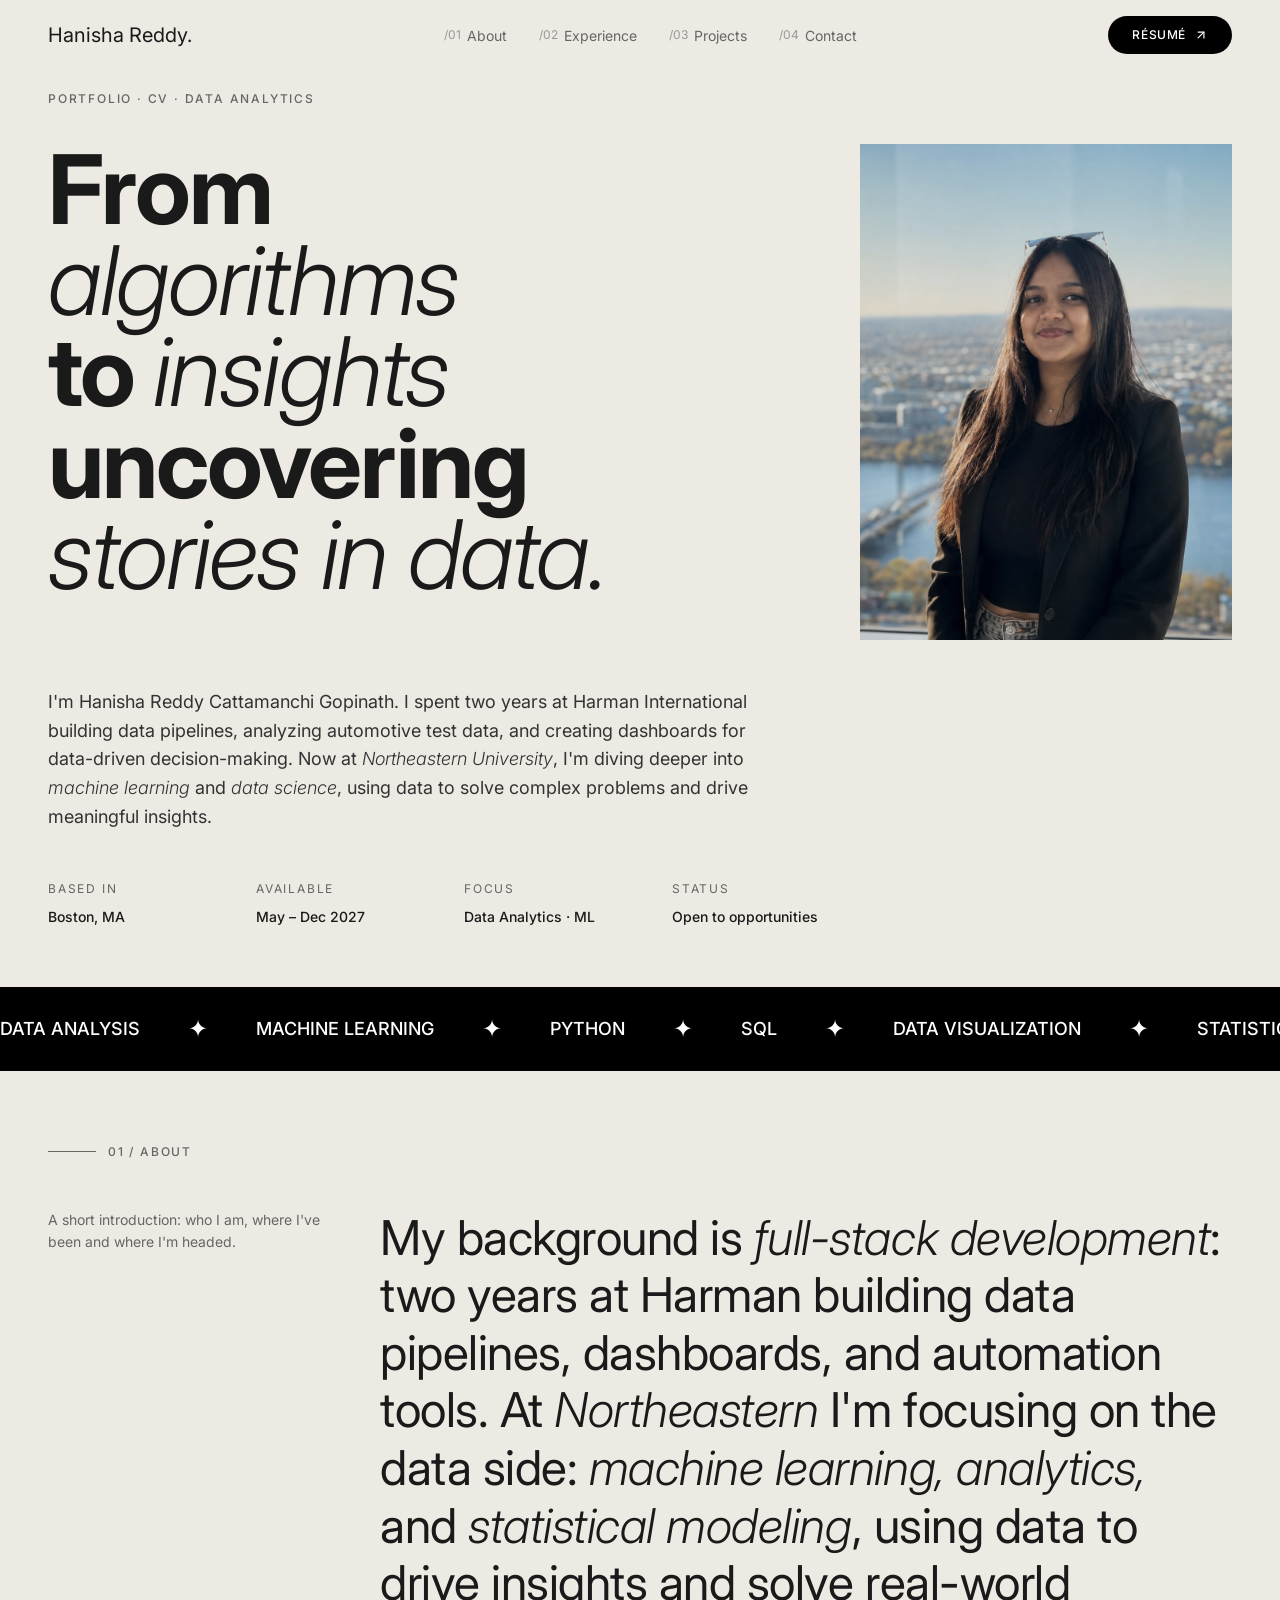
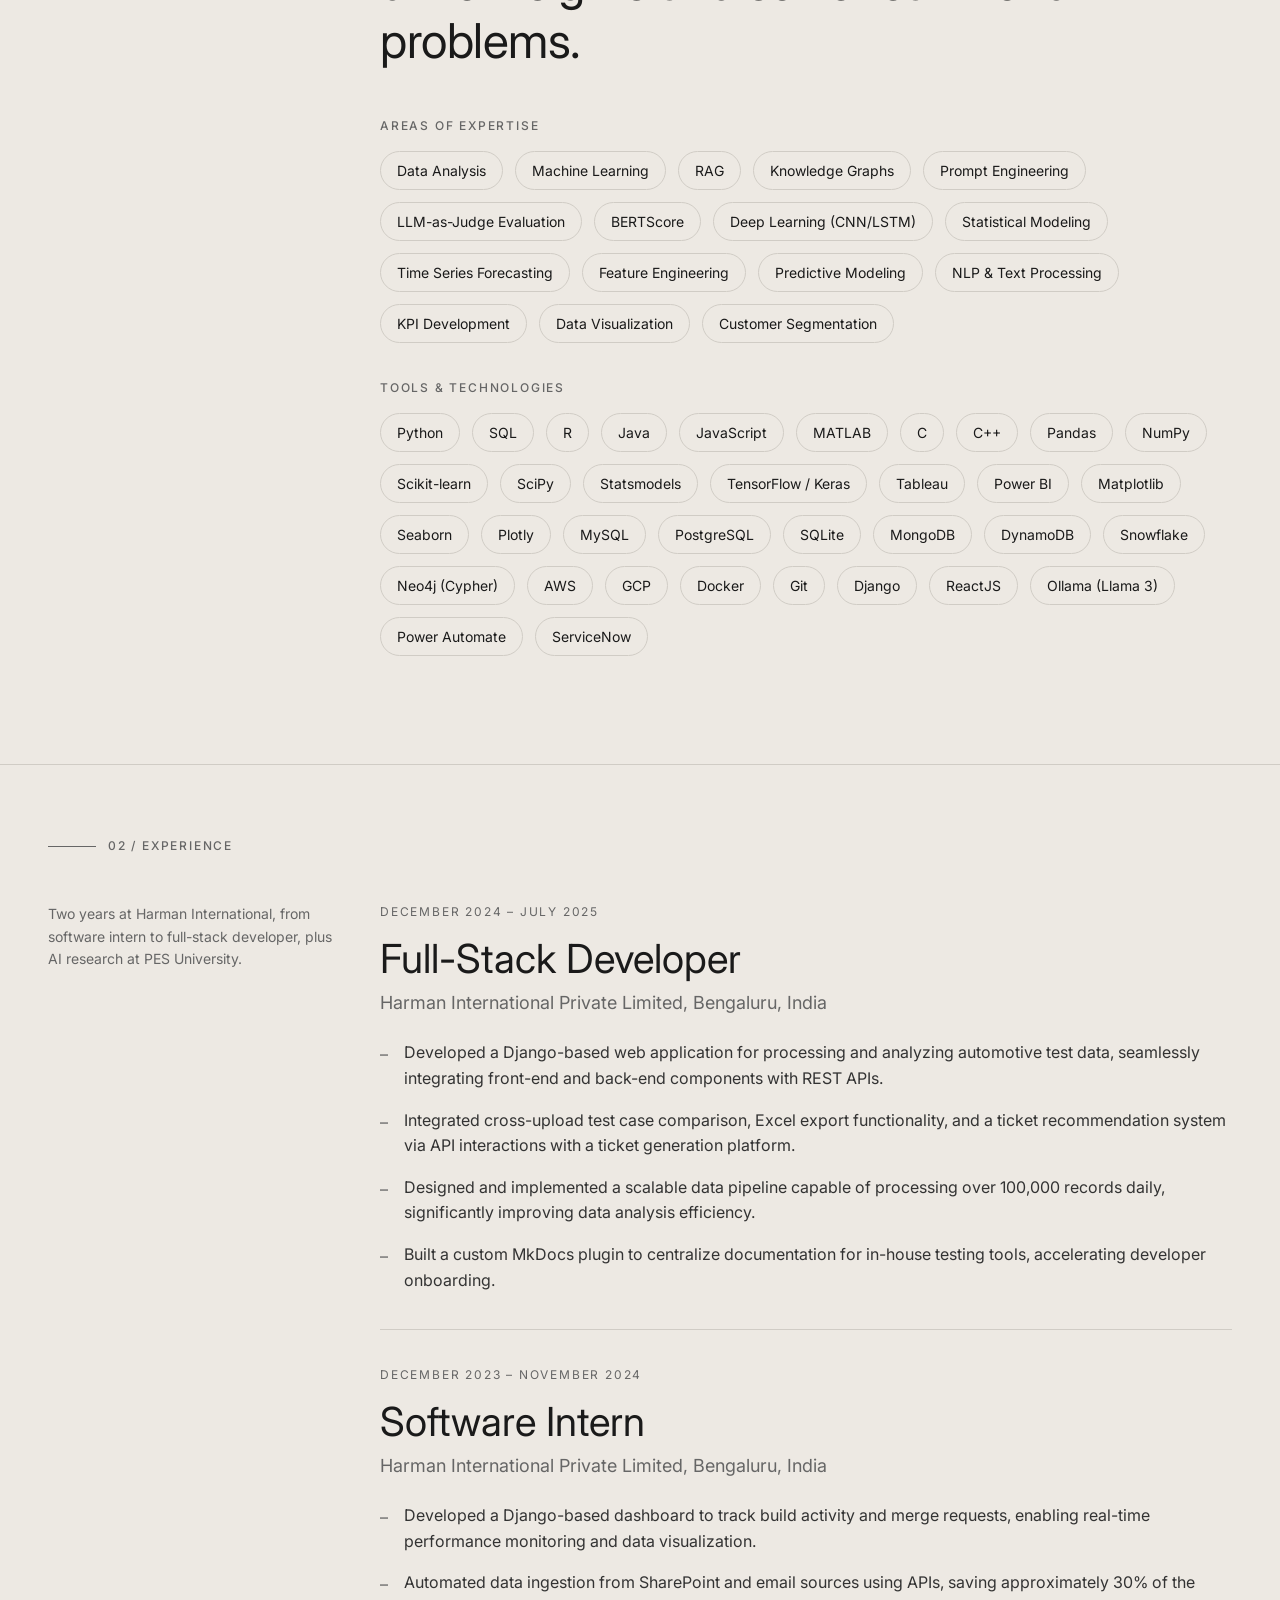
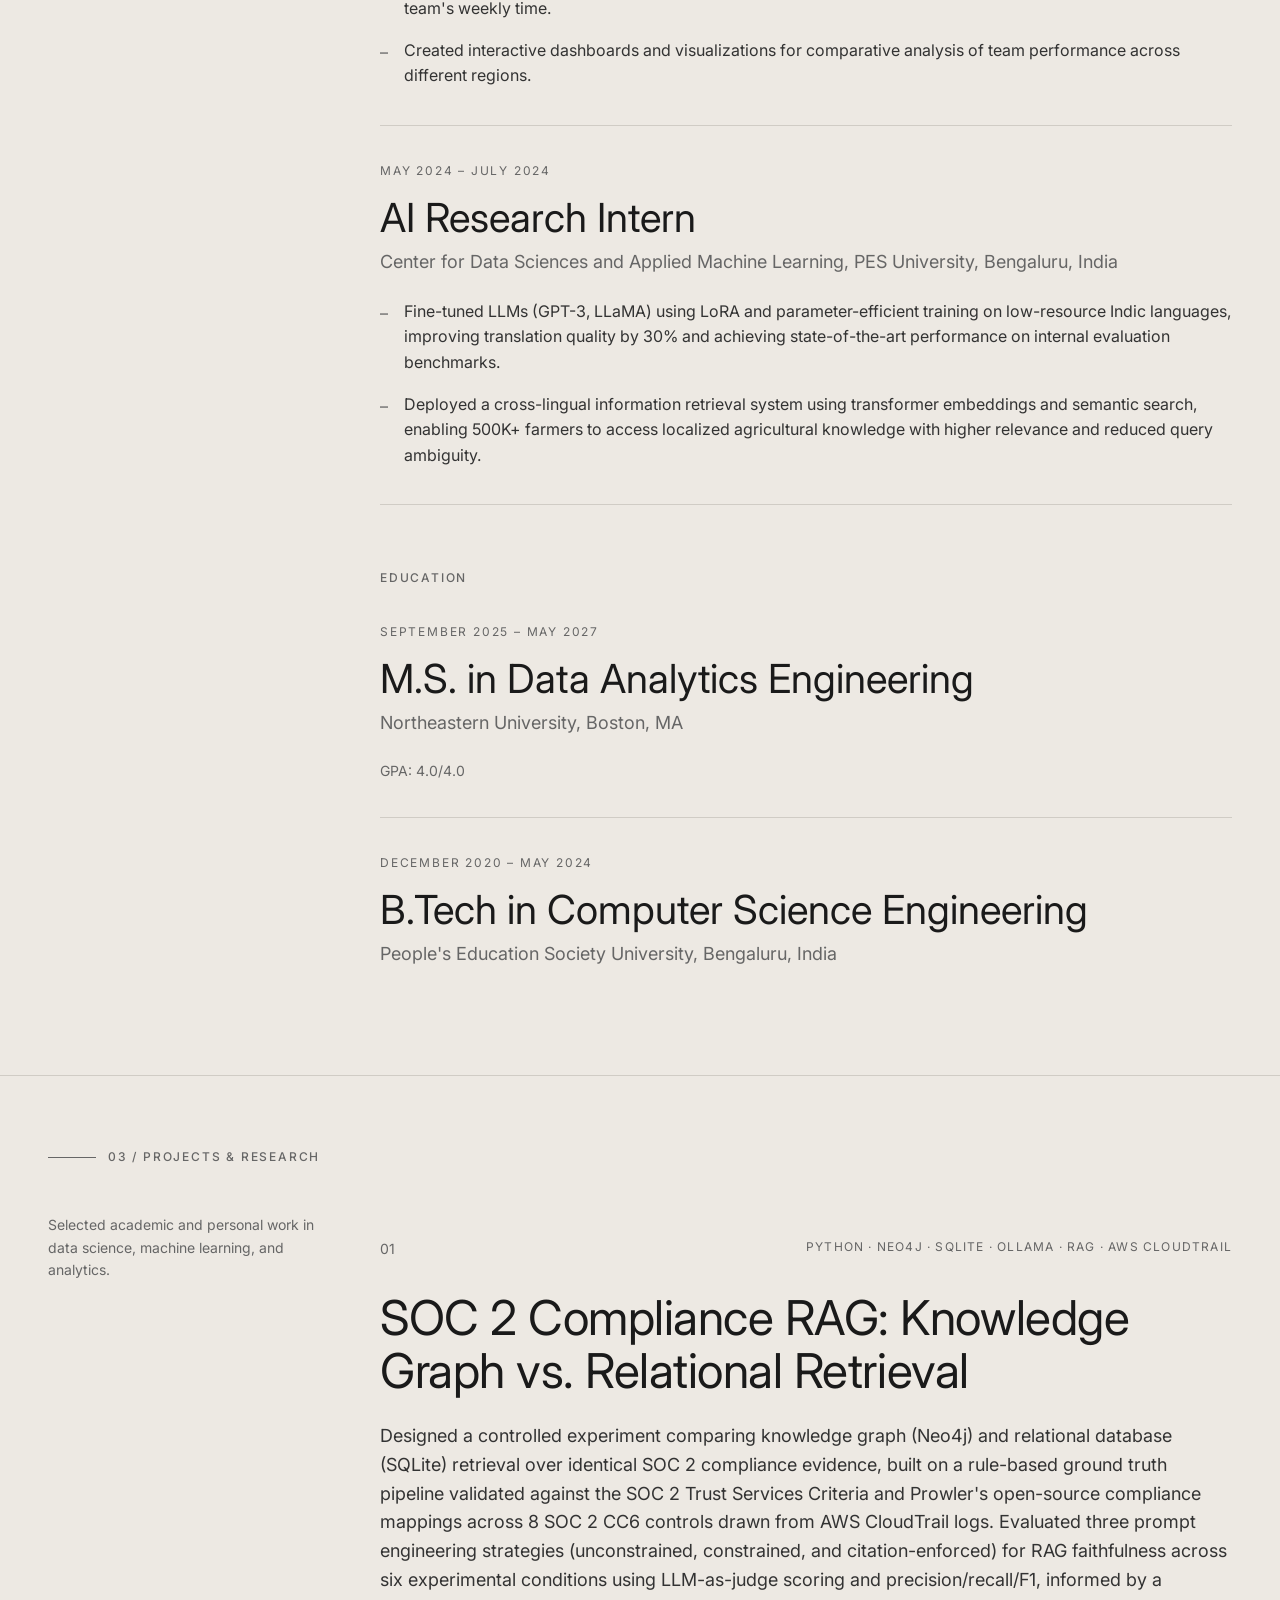
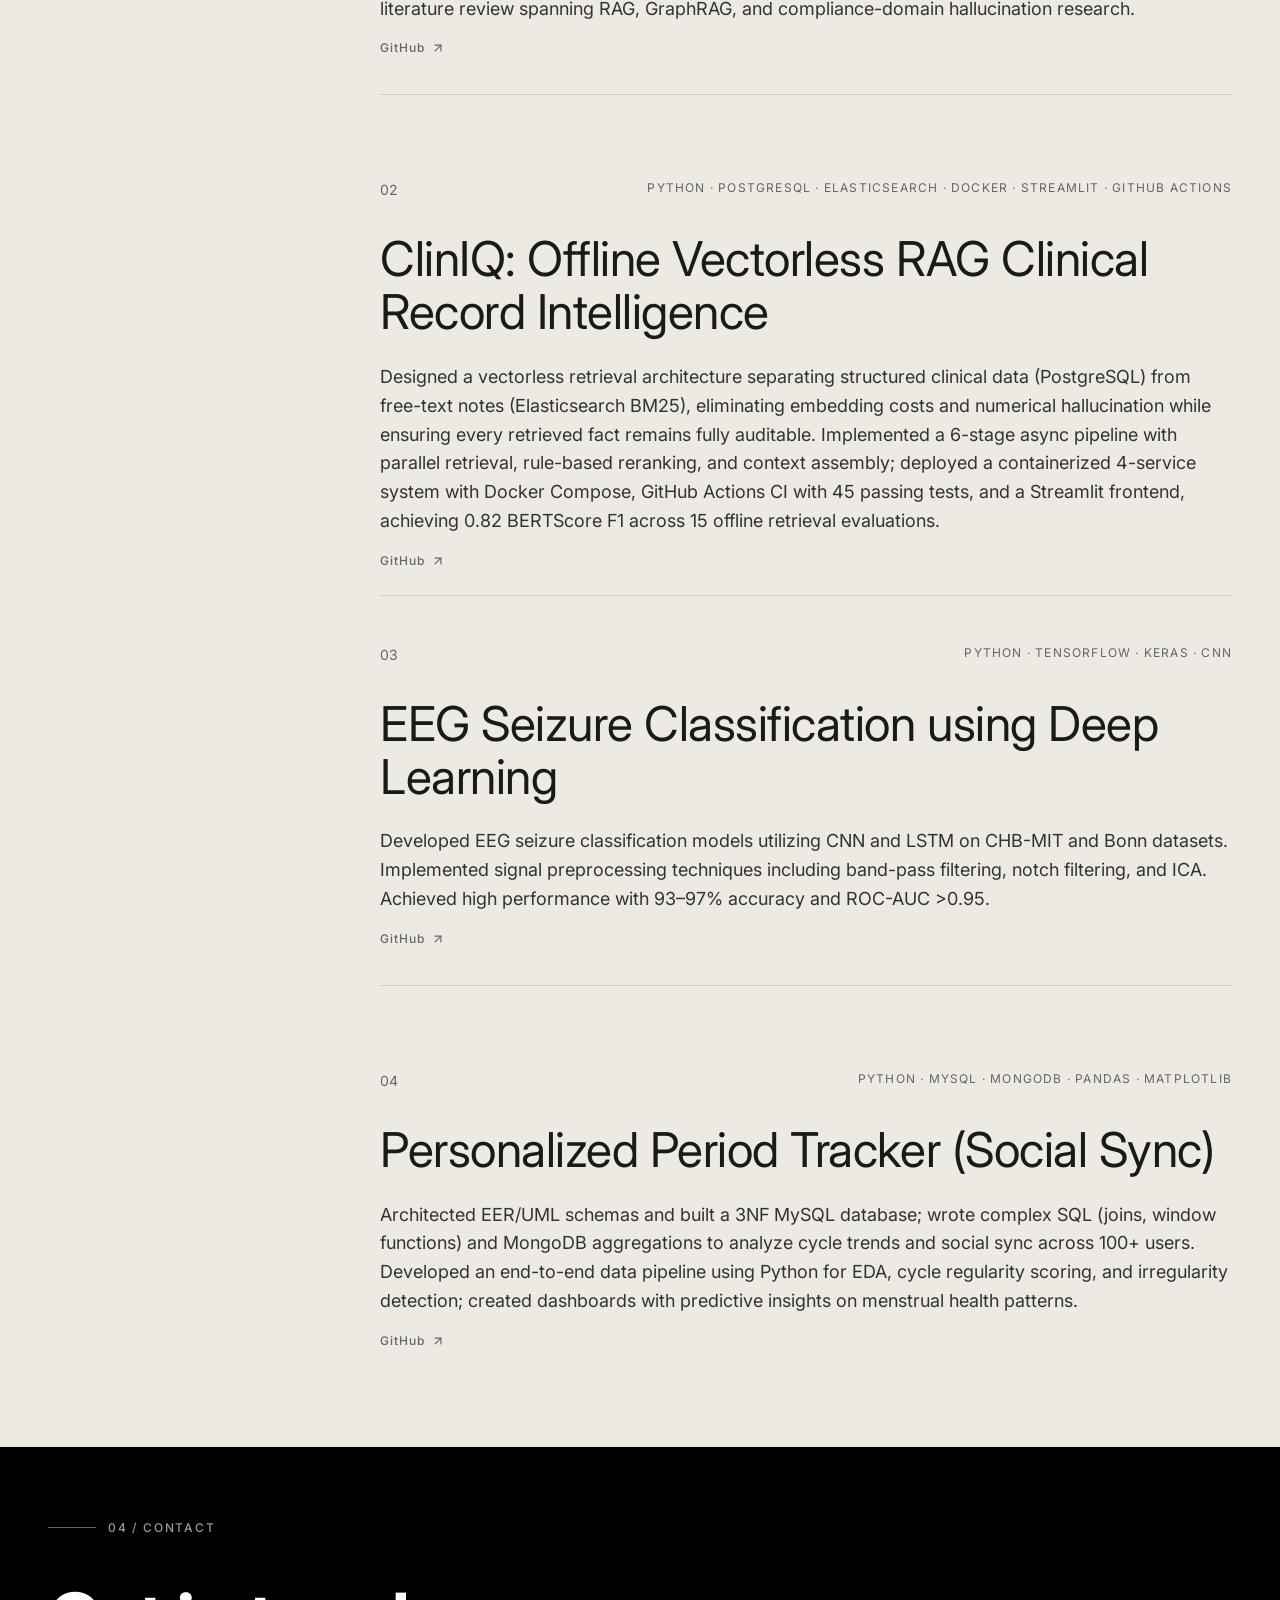
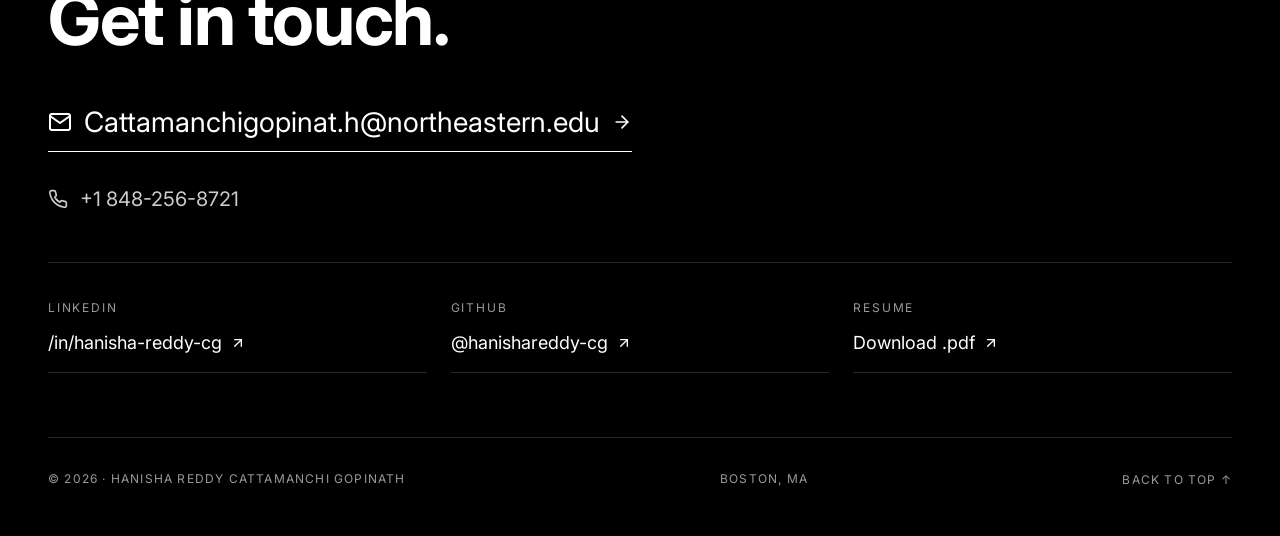
<file: index.html>
<!DOCTYPE html>
<html lang="en">
<head>
    <meta charset="UTF-8">
    <meta name="viewport" content="width=device-width, initial-scale=1.0">
    <title>Hanisha Reddy - Data Analyst Portfolio</title>
    <meta name="description" content="Portfolio of Hanisha Reddy Cattamanchi Gopinath - Data Analyst specializing in machine learning, data science, and analytics.">
    <link rel="preconnect" href="https://fonts.googleapis.com">
    <link rel="preconnect" href="https://fonts.gstatic.com" crossorigin>
    <link href="https://fonts.googleapis.com/css2?family=Inter:wght@300;400;500;600;700&display=swap" rel="stylesheet">
    <style>
/* ========================================
   RESET & BASE STYLES
   ======================================== */
* {
    margin: 0;
    padding: 0;
    box-sizing: border-box;
}

html {
    scroll-behavior: smooth;
    font-size: 16px;
}

body {
    font-family: 'Inter', -apple-system, BlinkMacSystemFont, sans-serif;
    background-color: #EDE9E3;
    color: #1A1A1A;
    line-height: 1.5;
    -webkit-font-smoothing: antialiased;
    -moz-osx-font-smoothing: grayscale;
    overflow-x: hidden;
}

img {
    max-width: 100%;
    height: auto;
    display: block;
}

a {
    color: inherit;
    text-decoration: none;
}

ul {
    list-style: none;
}

/* ========================================
   LAYOUT
   ======================================== */
.container {
    max-width: 1400px;
    margin: 0 auto;
    padding: 0 24px;
}

@media (min-width: 1024px) {
    .container {
        padding: 0 48px;
    }
}

/* ========================================
   TYPOGRAPHY
   ======================================== */
.italic {
    font-style: italic;
    font-weight: 300;
}

/* ========================================
   SCROLL REVEAL
   ======================================== */
.reveal {
    opacity: 0;
    transform: translateY(28px);
    transition: opacity 0.7s cubic-bezier(0.22, 1, 0.36, 1),
                transform 0.7s cubic-bezier(0.22, 1, 0.36, 1);
}

.reveal.visible {
    opacity: 1;
    transform: translateY(0);
}

/* ========================================
   HERO LOAD ANIMATION
   ======================================== */
.hero-load {
    opacity: 0;
    transform: translateY(16px);
    animation: heroFadeUp 0.9s cubic-bezier(0.22, 1, 0.36, 1) forwards;
}

.hero-load-delay-1 { animation-delay: 0.1s; }
.hero-load-delay-2 { animation-delay: 0.25s; }
.hero-load-delay-3 { animation-delay: 0.4s; }
.hero-load-delay-4 { animation-delay: 0.55s; }

@keyframes heroFadeUp {
    to {
        opacity: 1;
        transform: translateY(0);
    }
}

/* ========================================
   HEADER & NAVIGATION
   ======================================== */
.header {
    position: fixed;
    top: 0;
    left: 0;
    right: 0;
    z-index: 100;
    background-color: #EDE9E3;
    transition: all 0.3s ease;
    padding: 16px 0;
}

.header.scrolled {
    background-color: rgba(237, 233, 227, 0.95);
    backdrop-filter: blur(10px);
    -webkit-backdrop-filter: blur(10px);
    border-bottom: 1px solid #D0CCC5;
    box-shadow: 0 1px 3px rgba(0, 0, 0, 0.05);
}

.header-container {
    display: flex;
    align-items: center;
    justify-content: space-between;
    gap: 24px;
}

.logo {
    font-size: 1.25rem;
    font-weight: 400;
    color: #1A1A1A;
    transition: opacity 0.2s ease;
}

.logo:hover {
    opacity: 0.7;
}

.nav {
    display: none;
    align-items: center;
    gap: 32px;
}

@media (min-width: 768px) {
    .nav {
        display: flex;
    }
}

.nav-link {
    font-size: 0.875rem;
    color: #666;
    transition: color 0.25s cubic-bezier(0.22, 1, 0.36, 1);
    display: flex;
    align-items: center;
    gap: 6px;
    position: relative;
}

.nav-link::after {
    content: '';
    position: absolute;
    bottom: -2px;
    left: 0;
    width: 0;
    height: 1px;
    background-color: #1A1A1A;
    transition: width 0.3s cubic-bezier(0.22, 1, 0.36, 1);
}

.nav-link:hover {
    color: #1A1A1A;
}

.nav-link:hover::after {
    width: 100%;
}

.nav-num {
    font-size: 0.75rem;
    color: #999;
}

.resume-btn {
    display: none;
    background-color: #000;
    color: #fff;
    padding: 10px 24px;
    border-radius: 999px;
    font-size: 0.75rem;
    font-weight: 500;
    letter-spacing: 0.05em;
    transition: opacity 0.25s cubic-bezier(0.22, 1, 0.36, 1),
                transform 0.25s cubic-bezier(0.22, 1, 0.36, 1);
    align-items: center;
    gap: 8px;
}

@media (min-width: 768px) {
    .resume-btn {
        display: inline-flex;
    }
}

.resume-btn:hover {
    opacity: 0.8;
    transform: translateY(-1px);
}

/* Mobile Menu */
.mobile-menu-btn {
    display: flex;
    flex-direction: column;
    justify-content: space-around;
    width: 30px;
    height: 30px;
    background: transparent;
    border: none;
    cursor: pointer;
    padding: 0;
    z-index: 101;
}

@media (min-width: 768px) {
    .mobile-menu-btn {
        display: none;
    }
}

.mobile-menu-btn span {
    width: 100%;
    height: 2px;
    background-color: #1A1A1A;
    transition: all 0.3s ease;
}

.mobile-menu-btn.active span:nth-child(1) {
    transform: rotate(45deg) translate(7px, 7px);
}

.mobile-menu-btn.active span:nth-child(2) {
    opacity: 0;
}

.mobile-menu-btn.active span:nth-child(3) {
    transform: rotate(-45deg) translate(7px, -7px);
}

.mobile-nav {
    display: none;
    flex-direction: column;
    gap: 16px;
    padding: 24px;
    background-color: #EDE9E3;
    border-top: 1px solid #D0CCC5;
}

.mobile-nav.active {
    display: flex;
}

@media (min-width: 768px) {
    .mobile-nav {
        display: none !important;
    }
}

/* ========================================
   HERO SECTION
   ======================================== */
.hero {
    min-height: 100vh;
    display: flex;
    align-items: center;
    padding: 90px 0 60px;
}

.tagline {
    font-size: 0.75rem;
    font-weight: 500;
    letter-spacing: 0.15em;
    color: #666;
    margin-bottom: 36px;
    text-transform: uppercase;
}

.hero-grid {
    display: grid;
    grid-template-columns: 1fr;
    gap: 36px;
    align-items: start;
    margin-bottom: 48px;
}

@media (min-width: 1024px) {
    .hero-grid {
        grid-template-columns: 1.2fr 1fr;
        gap: 48px;
    }
}

.hero-title {
    font-size: clamp(2.5rem, 8vw, 6rem);
    font-weight: 700;
    line-height: 0.95;
    letter-spacing: -0.02em;
    color: #1A1A1A;
}

.image-frame {
    padding: 0;
    background-color: transparent;
    max-width: 72%;
    margin-left: auto;
}

.image-frame img {
    width: 100%;
    aspect-ratio: 3/4;
    object-fit: cover;
    filter: brightness(0.88) saturate(0.85);
}

.image-caption {
    font-size: 0.75rem;
    color: #666;
    margin-top: 12px;
    letter-spacing: 0.1em;
}

.hero-bio {
    max-width: 720px;
    margin-bottom: 48px;
}

.hero-bio p {
    font-size: 1.125rem;
    line-height: 1.6;
    color: #333;
}

.info-grid {
    display: grid;
    grid-template-columns: repeat(2, 1fr);
    gap: 32px;
    max-width: 800px;
}

@media (min-width: 768px) {
    .info-grid {
        grid-template-columns: repeat(4, 1fr);
    }
}

.info-label {
    font-size: 0.75rem;
    letter-spacing: 0.15em;
    color: #666;
    margin-bottom: 8px;
}

.info-value {
    font-size: 0.875rem;
    font-weight: 500;
    color: #1A1A1A;
}

/* ========================================
   MARQUEE
   ======================================== */
.marquee-container {
    background-color: #000;
    color: #fff;
    padding: 24px 0;
    overflow: hidden;
    width: 100%;
}

.marquee {
    display: flex;
    width: max-content;
}

.marquee-content {
    display: flex;
    align-items: center;
    gap: 48px;
    padding-right: 48px;
    animation: marquee 30s linear infinite;
    flex-shrink: 0;
}

.marquee-content span {
    font-size: 1.125rem;
    font-weight: 500;
    white-space: nowrap;
}

.marquee-content .separator {
    font-size: 1.5rem;
}

@keyframes marquee {
    0% { transform: translateX(0); }
    100% { transform: translateX(-100%); }
}

/* ========================================
   SECTIONS
   ======================================== */
.section {
    padding: 72px 0;
}

.section + .section {
    border-top: 1px solid #D0CCC5;
}

.section-header {
    display: flex;
    align-items: center;
    gap: 12px;
    margin-bottom: 48px;
}

.section-line {
    width: 48px;
    height: 1px;
    background-color: #666;
}

.section-num {
    font-size: 0.75rem;
    font-weight: 500;
    letter-spacing: 0.15em;
    color: #666;
    text-transform: uppercase;
}

.section-header.dark .section-line {
    background-color: rgba(255, 255, 255, 0.4);
}

.section-header.dark .section-num {
    color: rgba(255, 255, 255, 0.6);
}

.section-grid {
    display: grid;
    grid-template-columns: 1fr;
    gap: 36px;
}

@media (min-width: 1024px) {
    .section-grid {
        grid-template-columns: 3fr 9fr;
        gap: 48px;
    }
}

.section-intro {
    font-size: 0.875rem;
    line-height: 1.6;
    color: #666;
}

.large-text {
    font-size: clamp(1.5rem, 4vw, 3rem);
    line-height: 1.2;
    color: #1A1A1A;
    margin-bottom: 48px;
    letter-spacing: -0.01em;
}

/* ========================================
   SKILLS / PILLS
   ======================================== */
.skills-group {
    margin-bottom: 36px;
}

.skills-title {
    font-size: 0.75rem;
    letter-spacing: 0.15em;
    color: #666;
    margin-bottom: 16px;
    text-transform: uppercase;
    font-weight: 500;
}

.pills {
    display: flex;
    flex-wrap: wrap;
    gap: 12px;
}

.pill {
    display: inline-block;
    padding: 8px 16px;
    border: 1px solid #D0CCC5;
    border-radius: 999px;
    font-size: 0.875rem;
    color: #1A1A1A;
    background-color: transparent;
    transition: border-color 0.25s cubic-bezier(0.22, 1, 0.36, 1),
                transform 0.25s cubic-bezier(0.22, 1, 0.36, 1),
                background-color 0.25s cubic-bezier(0.22, 1, 0.36, 1);
    white-space: nowrap;
}

.pill:hover {
    border-color: #1A1A1A;
    background-color: #1A1A1A;
    color: #EDE9E3;
    transform: translateY(-2px);
}

/* ========================================
   TIMELINE
   ======================================== */
.timeline-item {
    margin-bottom: 36px;
}

.timeline-date {
    font-size: 0.75rem;
    letter-spacing: 0.15em;
    color: #666;
    margin-bottom: 16px;
    text-transform: uppercase;
}

.timeline-title {
    font-size: clamp(1.75rem, 3.5vw, 2.5rem);
    font-weight: 400;
    margin-bottom: 8px;
    color: #1A1A1A;
    line-height: 1.1;
}

.timeline-company {
    font-size: 1.125rem;
    color: #666;
    margin-bottom: 24px;
}

.timeline-detail {
    font-size: 0.875rem;
    color: #666;
}

.timeline-list li {
    display: flex;
    gap: 16px;
    margin-bottom: 16px;
    font-size: 1rem;
    line-height: 1.6;
    color: #333;
}

.dash {
    color: #666;
    flex-shrink: 0;
    margin-top: 2px;
}

.divider {
    width: 100%;
    height: 1px;
    background-color: #D0CCC5;
    margin: 36px 0;
}

.dark-divider {
    background-color: rgba(255, 255, 255, 0.15);
    margin: 36px 0;
}

.education-block {
    margin-top: 64px;
}

.education-header {
    font-size: 0.75rem;
    letter-spacing: 0.15em;
    color: #666;
    margin-bottom: 36px;
    text-transform: uppercase;
    font-weight: 500;
}

/* ========================================
   PROJECTS
   ======================================== */
.project-card {
    margin-bottom: 0;
}

.project-dark {
    background-color: transparent;
    color: #1A1A1A;
    padding: 24px 0;
}

.project-light {
    background-color: transparent;
    color: #1A1A1A;
    padding: 24px 0;
}

.project-header {
    display: flex;
    justify-content: space-between;
    align-items: flex-start;
    margin-bottom: 32px;
    gap: 24px;
}

.project-num {
    font-size: 0.875rem;
    color: #666;
}

.project-meta {
    text-align: right;
}

.project-tech {
    font-size: 0.75rem;
    letter-spacing: 0.1em;
    margin-bottom: 4px;
    color: #666;
}

.project-date {
    font-size: 0.75rem;
    letter-spacing: 0.1em;
    color: #666;
}

.project-title {
    font-size: clamp(2rem, 4vw, 3rem);
    font-weight: 400;
    line-height: 1.1;
    margin-bottom: 24px;
    letter-spacing: -0.01em;
}

.project-desc {
    font-size: 1.125rem;
    line-height: 1.6;
    color: #333;
}

.project-link {
    display: inline-flex;
    align-items: center;
    gap: 6px;
    margin-top: 16px;
    font-size: 0.75rem;
    font-weight: 500;
    letter-spacing: 0.08em;
    color: #666;
    transition: color 0.25s cubic-bezier(0.22, 1, 0.36, 1),
                gap 0.25s cubic-bezier(0.22, 1, 0.36, 1);
}

.project-link:hover {
    color: #1A1A1A;
    gap: 10px;
}

.project-light .divider {
    margin-top: 24px;
    margin-bottom: 0;
}

/* ========================================
   CONTACT SECTION (Dark)
   ======================================== */
.contact-section {
    background-color: #000;
    color: #fff;
    padding: 72px 0 48px;
}

.contact-title {
    font-size: clamp(2.25rem, 6vw, 4.5rem);
    font-weight: 700;
    line-height: 0.95;
    letter-spacing: -0.02em;
    margin-bottom: 48px;
    color: #fff;
}

.contact-info {
    margin-bottom: 48px;
}

.contact-email {
    font-size: clamp(1.25rem, 3vw, 1.75rem);
    color: #fff;
    display: inline-flex;
    align-items: center;
    gap: 12px;
    border-bottom: 1px solid #fff;
    padding-bottom: 8px;
    margin-bottom: 32px;
    transition: opacity 0.2s ease;
    word-break: break-all;
}

.contact-email:hover {
    opacity: 0.7;
}

.contact-email svg {
    flex-shrink: 0;
}

.contact-phone {
    font-size: 1.25rem;
    color: rgba(255, 255, 255, 0.8);
    display: flex;
    align-items: center;
    gap: 12px;
    transition: color 0.2s ease;
}

.contact-phone:hover {
    color: #fff;
}

.contact-links {
    display: grid;
    grid-template-columns: 1fr;
    gap: 24px;
    margin-bottom: 64px;
}

@media (min-width: 768px) {
    .contact-links {
        grid-template-columns: repeat(3, 1fr);
    }
}

.contact-link-item {
    padding-bottom: 16px;
    border-bottom: 1px solid rgba(255, 255, 255, 0.15);
}

.link-label {
    font-size: 0.75rem;
    letter-spacing: 0.15em;
    color: rgba(255, 255, 255, 0.6);
    margin-bottom: 12px;
    text-transform: uppercase;
}

.link-value {
    font-size: 1.125rem;
    color: #fff;
    display: flex;
    align-items: center;
    gap: 8px;
    transition: opacity 0.2s ease;
}

.link-value:hover {
    opacity: 0.7;
}

/* ========================================
   FOOTER
   ======================================== */
.footer {
    display: flex;
    flex-wrap: wrap;
    justify-content: space-between;
    align-items: center;
    gap: 16px;
    font-size: 0.75rem;
    letter-spacing: 0.1em;
    color: rgba(255, 255, 255, 0.6);
    padding-top: 32px;
    border-top: 1px solid rgba(255, 255, 255, 0.15);
}

.back-to-top {
    background: transparent;
    border: none;
    color: rgba(255, 255, 255, 0.6);
    cursor: pointer;
    font-size: 0.75rem;
    letter-spacing: 0.1em;
    transition: color 0.2s ease;
    font-family: inherit;
    padding: 0;
}

.back-to-top:hover {
    color: #fff;
}

/* ========================================
   RESPONSIVE ADJUSTMENTS
   ======================================== */
@media (max-width: 768px) {
    .section {
        padding: 48px 0;
    }

    .section-header {
        margin-bottom: 28px;
    }

    .project-dark {
        padding: 20px 0;
    }

    .timeline-list li {
        font-size: 0.95rem;
    }

    .hero-bio p {
        font-size: 1rem;
    }
}

/* Selection */
::selection {
    background: #1A1A1A;
    color: #EDE9E3;
}

/* Scrollbar */
::-webkit-scrollbar {
    width: 8px;
}

::-webkit-scrollbar-track {
    background: #EDE9E3;
}

::-webkit-scrollbar-thumb {
    background: #1A1A1A;
    border-radius: 4px;
}

    </style>
</head>
<body>
    <!-- Header / Navigation -->
    <header class="header" id="header">
        <div class="container header-container">
            <a href="#hero" class="logo">Hanisha Reddy.</a>
            
            <nav class="nav">
                <a href="#about" class="nav-link"><span class="nav-num">/01</span> About</a>
                <a href="#experience" class="nav-link"><span class="nav-num">/02</span> Experience</a>
                <a href="#projects" class="nav-link"><span class="nav-num">/03</span> Projects</a>
                <a href="#contact" class="nav-link"><span class="nav-num">/04</span> Contact</a>
            </nav>

            <a href="https://customer-assets.emergentagent.com/job_d08319c1-1074-4a53-8b19-c51284818626/artifacts/e2f3wlxn_Resume.pdf" target="_blank" class="resume-btn">
                RÉSUMÉ
                <svg xmlns="http://www.w3.org/2000/svg" width="14" height="14" viewBox="0 0 24 24" fill="none" stroke="currentColor" stroke-width="2" stroke-linecap="round" stroke-linejoin="round"><line x1="7" y1="17" x2="17" y2="7"></line><polyline points="7 7 17 7 17 17"></polyline></svg>
            </a>

            <button class="mobile-menu-btn" id="mobileMenuBtn" aria-label="Toggle Menu">
                <span></span>
                <span></span>
                <span></span>
            </button>
        </div>

        <nav class="mobile-nav" id="mobileNav">
            <a href="#about" class="nav-link"><span class="nav-num">/01</span> About</a>
            <a href="#experience" class="nav-link"><span class="nav-num">/02</span> Experience</a>
            <a href="#projects" class="nav-link"><span class="nav-num">/03</span> Projects</a>
            <a href="#contact" class="nav-link"><span class="nav-num">/04</span> Contact</a>
        </nav>
    </header>

    <!-- Hero Section -->
    <section id="hero" class="hero">
        <div class="container">
            <p class="tagline hero-load hero-load-delay-1">PORTFOLIO · CV · DATA ANALYTICS</p>

            <div class="hero-grid hero-load hero-load-delay-2">
                <div class="hero-text">
                    <h1 class="hero-title">
                        From <span class="italic">algorithms</span><br>
                        to <span class="italic">insights</span><br>
                        uncovering<br>
                        <span class="italic">stories in data.</span>
                    </h1>
                </div>

                <div class="hero-image">
                    <div class="image-frame">
                        <img src="[data-uri]" alt="Hanisha Reddy">
                    </div>
                </div>
            </div>

            <div class="hero-bio hero-load hero-load-delay-3">
                <p>
                    I'm Hanisha Reddy Cattamanchi Gopinath. I spent two years at Harman International building data pipelines,
                    analyzing automotive test data, and creating dashboards for data-driven decision-making. Now at
                    <span class="italic">Northeastern University</span>, I'm diving deeper into
                    <span class="italic">machine learning</span> and <span class="italic">data science</span>,
                    using data to solve complex problems and drive meaningful insights.
                </p>
            </div>

            <div class="info-grid hero-load hero-load-delay-4">
                <div class="info-item">
                    <p class="info-label">BASED IN</p>
                    <p class="info-value">Boston, MA</p>
                </div>
                <div class="info-item">
                    <p class="info-label">AVAILABLE</p>
                    <p class="info-value">May – Dec 2027</p>
                </div>
                <div class="info-item">
                    <p class="info-label">FOCUS</p>
                    <p class="info-value">Data Analytics · ML</p>
                </div>
                <div class="info-item">
                    <p class="info-label">STATUS</p>
                    <p class="info-value">Open to opportunities</p>
                </div>
            </div>
        </div>
    </section>

    <!-- Marquee -->
    <div class="marquee-container">
        <div class="marquee">
            <div class="marquee-content">
                <span>DATA ANALYSIS</span><span class="separator">✦</span>
                <span>MACHINE LEARNING</span><span class="separator">✦</span>
                <span>PYTHON</span><span class="separator">✦</span>
                <span>SQL</span><span class="separator">✦</span>
                <span>DATA VISUALIZATION</span><span class="separator">✦</span>
                <span>STATISTICAL MODELING</span><span class="separator">✦</span>
                <span>DEEP LEARNING</span><span class="separator">✦</span>
                <span>TIME SERIES FORECASTING</span><span class="separator">✦</span>
            </div>
            <div class="marquee-content" aria-hidden="true">
                <span>DATA ANALYSIS</span><span class="separator">✦</span>
                <span>MACHINE LEARNING</span><span class="separator">✦</span>
                <span>PYTHON</span><span class="separator">✦</span>
                <span>SQL</span><span class="separator">✦</span>
                <span>DATA VISUALIZATION</span><span class="separator">✦</span>
                <span>STATISTICAL MODELING</span><span class="separator">✦</span>
                <span>DEEP LEARNING</span><span class="separator">✦</span>
                <span>TIME SERIES FORECASTING</span><span class="separator">✦</span>
            </div>
        </div>
    </div>

    <!-- About Section -->
    <section id="about" class="section">
        <div class="container">
            <div class="section-header">
                <span class="section-line"></span>
                <span class="section-num">01 / ABOUT</span>
            </div>

            <div class="section-grid">
                <div class="section-intro">
                    <p>A short introduction: who I am, where I've been and where I'm headed.</p>
                </div>

                <div class="section-content">
                    <p class="large-text">
                        My background is <span class="italic">full-stack development</span>: 
                        two years at Harman building data pipelines, dashboards, and automation tools. 
                        At <span class="italic">Northeastern</span> I'm focusing on the data side: 
                        <span class="italic">machine learning, analytics,</span> and 
                        <span class="italic">statistical modeling</span>, 
                        using data to drive insights and solve real-world problems.
                    </p>

                    <div class="skills-group">
                        <h3 class="skills-title">AREAS OF EXPERTISE</h3>
                        <div class="pills">
                            <span class="pill">Data Analysis</span>
                            <span class="pill">Machine Learning</span>
                            <span class="pill">RAG</span>
                            <span class="pill">Knowledge Graphs</span>
                            <span class="pill">Prompt Engineering</span>
                            <span class="pill">LLM-as-Judge Evaluation</span>
                            <span class="pill">BERTScore</span>
                            <span class="pill">Deep Learning (CNN/LSTM)</span>
                            <span class="pill">Statistical Modeling</span>
                            <span class="pill">Time Series Forecasting</span>
                            <span class="pill">Feature Engineering</span>
                            <span class="pill">Predictive Modeling</span>
                            <span class="pill">NLP &amp; Text Processing</span>
                            <span class="pill">KPI Development</span>
                            <span class="pill">Data Visualization</span>
                            <span class="pill">Customer Segmentation</span>
                        </div>
                    </div>

                    <div class="skills-group">
                        <h3 class="skills-title">TOOLS & TECHNOLOGIES</h3>
                        <div class="pills">
<span class="pill">Python</span>
                            <span class="pill">SQL</span>
                            <span class="pill">R</span>
                            <span class="pill">Java</span>
                            <span class="pill">JavaScript</span>
                            <span class="pill">MATLAB</span>
                            <span class="pill">C</span>
                            <span class="pill">C++</span>
                            <span class="pill">Pandas</span>
                            <span class="pill">NumPy</span>
                            <span class="pill">Scikit-learn</span>
                            <span class="pill">SciPy</span>
                            <span class="pill">Statsmodels</span>
                            <span class="pill">TensorFlow / Keras</span>
                            <span class="pill">Tableau</span>
                            <span class="pill">Power BI</span>
                            <span class="pill">Matplotlib</span>
                            <span class="pill">Seaborn</span>
                            <span class="pill">Plotly</span>
                            <span class="pill">MySQL</span>
                            <span class="pill">PostgreSQL</span>
                            <span class="pill">SQLite</span>
                            <span class="pill">MongoDB</span>
                            <span class="pill">DynamoDB</span>
                            <span class="pill">Snowflake</span>
                            <span class="pill">Neo4j (Cypher)</span>
                            <span class="pill">AWS</span>
                            <span class="pill">GCP</span>
                            <span class="pill">Docker</span>
                            <span class="pill">Git</span>
                            <span class="pill">Django</span>
                            <span class="pill">ReactJS</span>
                            <span class="pill">Ollama (Llama 3)</span>
                            <span class="pill">Power Automate</span>
                            <span class="pill">ServiceNow</span>
                        </div>
                    </div>
                </div>
            </div>
        </div>
    </section>

    <!-- Experience Section -->
    <section id="experience" class="section">
        <div class="container">
            <div class="section-header">
                <span class="section-line"></span>
                <span class="section-num">02 / EXPERIENCE</span>
            </div>

            <div class="section-grid">
                <div class="section-intro">
                    <p>Two years at Harman International, from software intern to full-stack developer, plus AI research at PES University.</p>
                </div>

                <div class="section-content">
                    <div class="timeline-item">
                        <p class="timeline-date">DECEMBER 2024 – JULY 2025</p>
                        <h3 class="timeline-title">Full-Stack Developer</h3>
                        <p class="timeline-company">Harman International Private Limited, Bengaluru, India</p>
                        <ul class="timeline-list">
                            <li><span class="dash">–</span> Developed a Django-based web application for processing and analyzing automotive test data, seamlessly integrating front-end and back-end components with REST APIs.</li>
                            <li><span class="dash">–</span> Integrated cross-upload test case comparison, Excel export functionality, and a ticket recommendation system via API interactions with a ticket generation platform.</li>
                            <li><span class="dash">–</span> Designed and implemented a scalable data pipeline capable of processing over 100,000 records daily, significantly improving data analysis efficiency.</li>
                            <li><span class="dash">–</span> Built a custom MkDocs plugin to centralize documentation for in-house testing tools, accelerating developer onboarding.</li>
                        </ul>
                        <div class="divider"></div>
                    </div>

                    <div class="timeline-item">
                        <p class="timeline-date">DECEMBER 2023 – NOVEMBER 2024</p>
                        <h3 class="timeline-title">Software Intern</h3>
                        <p class="timeline-company">Harman International Private Limited, Bengaluru, India</p>
                        <ul class="timeline-list">
                            <li><span class="dash">–</span> Developed a Django-based dashboard to track build activity and merge requests, enabling real-time performance monitoring and data visualization.</li>
                            <li><span class="dash">–</span> Automated data ingestion from SharePoint and email sources using APIs, saving approximately 30% of the team's weekly time.</li>
                            <li><span class="dash">–</span> Created interactive dashboards and visualizations for comparative analysis of team performance across different regions.</li>
                        </ul>
                        <div class="divider"></div>
                    </div>

                    <div class="timeline-item">
                        <p class="timeline-date">MAY 2024 – JULY 2024</p>
                        <h3 class="timeline-title">AI Research Intern</h3>
                        <p class="timeline-company">Center for Data Sciences and Applied Machine Learning, PES University, Bengaluru, India</p>
                        <ul class="timeline-list">
                            <li><span class="dash">–</span> Fine-tuned LLMs (GPT-3, LLaMA) using LoRA and parameter-efficient training on low-resource Indic languages, improving translation quality by 30% and achieving state-of-the-art performance on internal evaluation benchmarks.</li>
                            <li><span class="dash">–</span> Deployed a cross-lingual information retrieval system using transformer embeddings and semantic search, enabling 500K+ farmers to access localized agricultural knowledge with higher relevance and reduced query ambiguity.</li>
                        </ul>
                        <div class="divider"></div>
                    </div>

                    <div class="education-block">
                        <h3 class="education-header">EDUCATION</h3>

                        <div class="timeline-item">
                            <p class="timeline-date">SEPTEMBER 2025 – MAY 2027</p>
                            <h4 class="timeline-title">M.S. in Data Analytics Engineering</h4>
                            <p class="timeline-company">Northeastern University, Boston, MA</p>
                            <p class="timeline-detail">GPA: 4.0/4.0</p>
                            <div class="divider"></div>
                        </div>

                        <div class="timeline-item">
                            <p class="timeline-date">DECEMBER 2020 – MAY 2024</p>
                            <h4 class="timeline-title">B.Tech in Computer Science Engineering</h4>
                            <p class="timeline-company">People's Education Society University, Bengaluru, India</p>
                        </div>
                    </div>
                </div>
            </div>
        </div>
    </section>

    <!-- Projects Section -->
    <section id="projects" class="section">
        <div class="container">
            <div class="section-header">
                <span class="section-line"></span>
                <span class="section-num">03 / PROJECTS & RESEARCH</span>
            </div>

            <div class="section-grid">
                <div class="section-intro">
                    <p>Selected academic and personal work in data science, machine learning, and analytics.</p>
                </div>

                <div class="section-content">
                    <div class="project-card project-dark">
                        <div class="project-header">
                            <span class="project-num">01</span>
                            <div class="project-meta">
                                <p class="project-tech">PYTHON · NEO4J · SQLITE · OLLAMA · RAG · AWS CLOUDTRAIL</p>
                            </div>
                        </div>
                        <h3 class="project-title">SOC 2 Compliance RAG: Knowledge Graph vs. Relational Retrieval</h3>
                        <p class="project-desc">
                            Designed a controlled experiment comparing knowledge graph (Neo4j) and relational database (SQLite) retrieval over identical
                            SOC 2 compliance evidence, built on a rule-based ground truth pipeline validated against the SOC 2 Trust Services Criteria
                            and Prowler's open-source compliance mappings across 8 SOC 2 CC6 controls drawn from AWS CloudTrail logs.
                            Evaluated three prompt engineering strategies (unconstrained, constrained, and citation-enforced) for RAG faithfulness across
                            six experimental conditions using LLM-as-judge scoring and precision/recall/F1, informed by a literature review spanning RAG,
                            GraphRAG, and compliance-domain hallucination research.
                        </p>
                        <a href="https://github.com/hanishareddy-cg/soc2-compliance-rag-explainability" target="_blank" class="project-link">
                            GitHub
                            <svg xmlns="http://www.w3.org/2000/svg" width="14" height="14" viewBox="0 0 24 24" fill="none" stroke="currentColor" stroke-width="2" stroke-linecap="round" stroke-linejoin="round"><line x1="7" y1="17" x2="17" y2="7"></line><polyline points="7 7 17 7 17 17"></polyline></svg>
                        </a>
                        <div class="divider"></div>
                    </div>

                    <div class="project-card project-light">
                        <div class="project-header">
                            <span class="project-num">02</span>
                            <div class="project-meta">
                                <p class="project-tech">PYTHON · POSTGRESQL · ELASTICSEARCH · DOCKER · STREAMLIT · GITHUB ACTIONS</p>
                            </div>
                        </div>
                        <h3 class="project-title">ClinIQ: Offline Vectorless RAG Clinical Record Intelligence</h3>
                        <p class="project-desc">
                            Designed a vectorless retrieval architecture separating structured clinical data (PostgreSQL) from free-text notes (Elasticsearch BM25),
                            eliminating embedding costs and numerical hallucination while ensuring every retrieved fact remains fully auditable.
                            Implemented a 6-stage async pipeline with parallel retrieval, rule-based reranking, and context assembly; deployed a containerized
                            4-service system with Docker Compose, GitHub Actions CI with 45 passing tests, and a Streamlit frontend, achieving 0.82 BERTScore F1 across 15 offline retrieval evaluations.
                        </p>
                        <a href="https://github.com/hanishareddy-cg/ClinIQ" target="_blank" class="project-link">
                            GitHub
                            <svg xmlns="http://www.w3.org/2000/svg" width="14" height="14" viewBox="0 0 24 24" fill="none" stroke="currentColor" stroke-width="2" stroke-linecap="round" stroke-linejoin="round"><line x1="7" y1="17" x2="17" y2="7"></line><polyline points="7 7 17 7 17 17"></polyline></svg>
                        </a>
                        <div class="divider"></div>
                    </div>

                    <div class="project-card project-dark">
                        <div class="project-header">
                            <span class="project-num">03</span>
                            <div class="project-meta">
                                <p class="project-tech">PYTHON · TENSORFLOW · KERAS · CNN</p>
                            </div>
                        </div>
                        <h3 class="project-title">EEG Seizure Classification using Deep Learning</h3>
                        <p class="project-desc">
                            Developed EEG seizure classification models utilizing CNN and LSTM on CHB-MIT and Bonn datasets.
                            Implemented signal preprocessing techniques including band-pass filtering, notch filtering, and ICA.
                            Achieved high performance with 93–97% accuracy and ROC-AUC >0.95.
                        </p>
                        <a href="https://github.com/hanishareddy-cg/EEG-Seizure-Classification-Model" target="_blank" class="project-link">
                            GitHub
                            <svg xmlns="http://www.w3.org/2000/svg" width="14" height="14" viewBox="0 0 24 24" fill="none" stroke="currentColor" stroke-width="2" stroke-linecap="round" stroke-linejoin="round"><line x1="7" y1="17" x2="17" y2="7"></line><polyline points="7 7 17 7 17 17"></polyline></svg>
                        </a>
                        <div class="divider"></div>
                    </div>

                    <div class="project-card project-light">
                        <div class="project-header">
                            <span class="project-num">04</span>
                            <div class="project-meta">
                                <p class="project-tech">PYTHON · MYSQL · MONGODB · PANDAS · MATPLOTLIB</p>
                            </div>
                        </div>
                        <h3 class="project-title">Personalized Period Tracker (Social Sync)</h3>
                        <p class="project-desc">
                            Architected EER/UML schemas and built a 3NF MySQL database; wrote complex SQL (joins, window functions)
                            and MongoDB aggregations to analyze cycle trends and social sync across 100+ users.
                            Developed an end-to-end data pipeline using Python for EDA, cycle regularity scoring, and irregularity detection;
                            created dashboards with predictive insights on menstrual health patterns.
                        </p>
                        <a href="https://github.com/hanishareddy-cg" target="_blank" class="project-link">
                            GitHub
                            <svg xmlns="http://www.w3.org/2000/svg" width="14" height="14" viewBox="0 0 24 24" fill="none" stroke="currentColor" stroke-width="2" stroke-linecap="round" stroke-linejoin="round"><line x1="7" y1="17" x2="17" y2="7"></line><polyline points="7 7 17 7 17 17"></polyline></svg>
                        </a>
                    </div>
                </div>
            </div>
        </div>
    </section>

    <!-- Contact Section -->
    <section id="contact" class="contact-section">
        <div class="container">
            <div class="section-header dark">
                <span class="section-line"></span>
                <span class="section-num">04 / CONTACT</span>
            </div>

            <h2 class="contact-title">Get in touch.</h2>

            <div class="contact-info">
                <a href="mailto:Cattamanchigopinat.h@northeastern.edu" class="contact-email">
                    <svg xmlns="http://www.w3.org/2000/svg" width="24" height="24" viewBox="0 0 24 24" fill="none" stroke="currentColor" stroke-width="2" stroke-linecap="round" stroke-linejoin="round"><path d="M4 4h16c1.1 0 2 .9 2 2v12c0 1.1-.9 2-2 2H4c-1.1 0-2-.9-2-2V6c0-1.1.9-2 2-2z"></path><polyline points="22,6 12,13 2,6"></polyline></svg>
                    <span>Cattamanchigopinat.h@northeastern.edu</span>
                    <svg xmlns="http://www.w3.org/2000/svg" width="20" height="20" viewBox="0 0 24 24" fill="none" stroke="currentColor" stroke-width="2" stroke-linecap="round" stroke-linejoin="round"><line x1="5" y1="12" x2="19" y2="12"></line><polyline points="12 5 19 12 12 19"></polyline></svg>
                </a>

                <a href="tel:+18482568721" class="contact-phone">
                    <svg xmlns="http://www.w3.org/2000/svg" width="20" height="20" viewBox="0 0 24 24" fill="none" stroke="currentColor" stroke-width="2" stroke-linecap="round" stroke-linejoin="round"><path d="M22 16.92v3a2 2 0 0 1-2.18 2 19.79 19.79 0 0 1-8.63-3.07 19.5 19.5 0 0 1-6-6 19.79 19.79 0 0 1-3.07-8.67A2 2 0 0 1 4.11 2h3a2 2 0 0 1 2 1.72 12.84 12.84 0 0 0 .7 2.81 2 2 0 0 1-.45 2.11L8.09 9.91a16 16 0 0 0 6 6l1.27-1.27a2 2 0 0 1 2.11-.45 12.84 12.84 0 0 0 2.81.7A2 2 0 0 1 22 16.92z"></path></svg>
                    <span>+1 848-256-8721</span>
                </a>
            </div>

            <div class="divider dark-divider"></div>

            <div class="contact-links">
                <div class="contact-link-item">
                    <p class="link-label">LINKEDIN</p>
                    <a href="https://www.linkedin.com/in/hanisha-reddy-cg/" target="_blank" class="link-value">
                        /in/hanisha-reddy-cg
                        <svg xmlns="http://www.w3.org/2000/svg" width="16" height="16" viewBox="0 0 24 24" fill="none" stroke="currentColor" stroke-width="2" stroke-linecap="round" stroke-linejoin="round"><line x1="7" y1="17" x2="17" y2="7"></line><polyline points="7 7 17 7 17 17"></polyline></svg>
                    </a>
                </div>

                <div class="contact-link-item">
                    <p class="link-label">GITHUB</p>
                    <a href="https://github.com/hanishareddy-cg" target="_blank" class="link-value">
                        @hanishareddy-cg
                        <svg xmlns="http://www.w3.org/2000/svg" width="16" height="16" viewBox="0 0 24 24" fill="none" stroke="currentColor" stroke-width="2" stroke-linecap="round" stroke-linejoin="round"><line x1="7" y1="17" x2="17" y2="7"></line><polyline points="7 7 17 7 17 17"></polyline></svg>
                    </a>
                </div>

                <div class="contact-link-item">
                    <p class="link-label">RESUME</p>
                    <a href="https://customer-assets.emergentagent.com/job_d08319c1-1074-4a53-8b19-c51284818626/artifacts/e2f3wlxn_Resume.pdf" target="_blank" class="link-value">
                        Download .pdf
                        <svg xmlns="http://www.w3.org/2000/svg" width="16" height="16" viewBox="0 0 24 24" fill="none" stroke="currentColor" stroke-width="2" stroke-linecap="round" stroke-linejoin="round"><line x1="7" y1="17" x2="17" y2="7"></line><polyline points="7 7 17 7 17 17"></polyline></svg>
                    </a>
                </div>
            </div>

            <div class="footer">
                <p>© <span id="currentYear"></span> · HANISHA REDDY CATTAMANCHI GOPINATH</p>
                <p>BOSTON, MA</p>
                <button onclick="window.scrollTo({top: 0, behavior: 'smooth'})" class="back-to-top">BACK TO TOP ↑</button>
            </div>
        </div>
    </section>

    <script>
// ========================================
// PORTFOLIO INTERACTIVITY
// ========================================

// Set current year in footer
document.getElementById('currentYear').textContent = new Date().getFullYear();

// ========================================
// HEADER SCROLL EFFECT
// ========================================
const header = document.getElementById('header');

window.addEventListener('scroll', () => {
    if (window.pageYOffset > 50) {
        header.classList.add('scrolled');
    } else {
        header.classList.remove('scrolled');
    }
});

// ========================================
// MOBILE MENU TOGGLE
// ========================================
const mobileMenuBtn = document.getElementById('mobileMenuBtn');
const mobileNav = document.getElementById('mobileNav');

mobileMenuBtn.addEventListener('click', () => {
    mobileMenuBtn.classList.toggle('active');
    mobileNav.classList.toggle('active');
});

// Close mobile menu when clicking on a link
const mobileNavLinks = mobileNav.querySelectorAll('.nav-link');
mobileNavLinks.forEach(link => {
    link.addEventListener('click', () => {
        mobileMenuBtn.classList.remove('active');
        mobileNav.classList.remove('active');
    });
});

// ========================================
// SMOOTH SCROLL FOR NAVIGATION
// ========================================
const navLinks = document.querySelectorAll('a[href^="#"]');
navLinks.forEach(link => {
    link.addEventListener('click', (e) => {
        const targetId = link.getAttribute('href');
        if (targetId === '#') return;
        
        const targetElement = document.querySelector(targetId);
        if (targetElement) {
            e.preventDefault();
            const headerHeight = header.offsetHeight;
            const targetPosition = targetElement.offsetTop - headerHeight;
            
            window.scrollTo({
                top: targetPosition,
                behavior: 'smooth'
            });
        }
    });
});

// ========================================
// SCROLL REVEAL
// ========================================
const revealObserver = new IntersectionObserver((entries) => {
    entries.forEach(entry => {
        if (entry.isIntersecting) {
            entry.target.classList.add('visible');
            revealObserver.unobserve(entry.target);
        }
    });
}, {
    threshold: 0.08,
    rootMargin: '0px 0px -40px 0px'
});

document.querySelectorAll(
    '.section-header, .timeline-item, .project-card, .skills-group, .large-text, .contact-info, .contact-links, .contact-title'
).forEach((el, i) => {
    el.classList.add('reveal');
    el.style.transitionDelay = `${(i % 4) * 0.08}s`;
    revealObserver.observe(el);
});

console.log('%cHanisha\'s Portfolio', 'color: #1A1A1A; font-size: 24px; font-weight: bold;');
console.log('%cBuilt with HTML, CSS, and JavaScript', 'color: #666; font-size: 12px;');

    </script>
</body>
</html>
</file>
